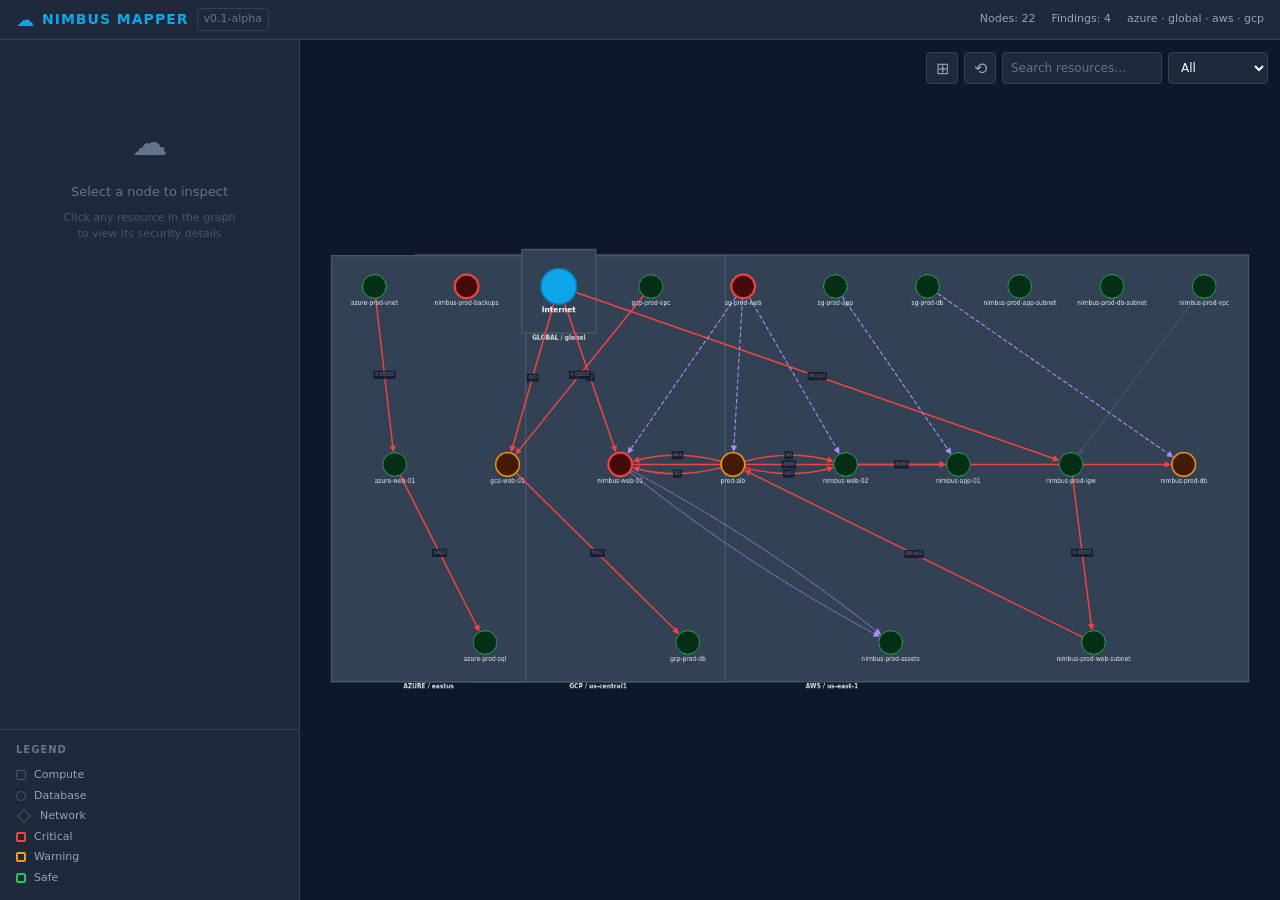
<file: nimbus_map.html>
<!DOCTYPE html>
<html lang="en">
<head>
<meta charset="UTF-8">
<meta name="viewport" content="width=device-width, initial-scale=1.0">
<title>Nimbus Mapper — Cloud Security Graph</title>
<style>*, *::before, *::after {
  margin: 0;
  padding: 0;
  box-sizing: border-box;
}
html, body {
  height: 100%;
  background: #0f172a;
  color: #f8fafc;
  font-family: system-ui, -apple-system, 'Segoe UI', Roboto, sans-serif;
  font-size: 13px;
  line-height: 1.5;
  overflow: hidden;
}
#header {
  display: flex;
  align-items: center;
  justify-content: space-between;
  height: 40px;
  padding: 0 16px;
  background: #1e293b;
  border-bottom: 1px solid #334155;
  flex-shrink: 0;
}
#header-left {
  display: flex;
  align-items: center;
  gap: 8px;
}
.logo {
  font-size: 18px;
  color: #0ea5e9;
}
.logo-text {
  font-weight: 700;
  font-size: 14px;
  color: #0ea5e9;
  letter-spacing: 1px;
}
.version {
  font-size: 11px;
  color: #64748b;
  padding: 2px 6px;
  border: 1px solid #334155;
  border-radius: 4px;
}
#header-right {
  display: flex;
  align-items: center;
  gap: 16px;
}
.stat {
  font-size: 11px;
  color: #94a3b8;
}
#layout {
  display: flex;
  height: calc(100vh - 40px);
}
#sidebar {
  width: 300px;
  min-width: 300px;
  background: #1e293b;
  border-right: 1px solid #334155;
  display: flex;
  flex-direction: column;
  overflow-y: auto;
}
#cy-container {
  flex: 1;
  position: relative;
}
#cy {
  width: 100%;
  height: 100%;
}
#controls {
  position: absolute;
  top: 12px;
  right: 12px;
  display: flex;
  gap: 6px;
  align-items: center;
  z-index: 10;
}
#controls button {
  width: 32px;
  height: 32px;
  background: #1e293b;
  border: 1px solid #334155;
  border-radius: 4px;
  color: #94a3b8;
  font-size: 16px;
  cursor: pointer;
  display: flex;
  align-items: center;
  justify-content: center;
}
#controls button:hover {
  background: #334155;
  color: #f8fafc;
}
#controls input, #controls select {
  height: 32px;
  background: #1e293b;
  border: 1px solid #334155;
  border-radius: 4px;
  color: #f8fafc;
  font-size: 12px;
  padding: 0 8px;
  font-family: inherit;
}
#search-input {
  width: 160px;
}
#controls select {
  width: 100px;
  cursor: pointer;
}
#controls input::placeholder {
  color: #64748b;
}
#controls select option {
  background: #1e293b;
  color: #f8fafc;
}
#detail-panel {
  flex: 1;
  padding: 16px;
}
#detail-empty {
  text-align: center;
  padding: 60px 16px;
  color: #64748b;
}
.detail-icon {
  font-size: 36px;
  display: block;
  margin-bottom: 12px;
}
#detail-empty p {
  font-size: 13px;
  margin: 4px 0;
}
#detail-empty p.muted {
  font-size: 11px;
  color: #475569;
  margin-top: 8px;
}
#detail-content h3 {
  font-size: 15px;
  color: #f8fafc;
  margin-bottom: 8px;
  word-break: break-word;
}
#detail-badge {
  display: inline-block;
  font-size: 10px;
  font-weight: 700;
  padding: 2px 8px;
  border-radius: 4px;
  margin-bottom: 16px;
  text-transform: uppercase;
  letter-spacing: 0.5px;
}
.badge-critical {
  background: #450a0a;
  color: #ef4444;
  border: 1px solid #ef4444;
}
.badge-warning {
  background: #451a03;
  color: #f59e0b;
  border: 1px solid #f59e0b;
}
.badge-safe {
  background: #052e16;
  color: #22c55e;
  border: 1px solid #22c55e;
}
.detail-section {
  margin-top: 16px;
}
.detail-section h4 {
  font-size: 11px;
  font-weight: 600;
  color: #64748b;
  text-transform: uppercase;
  letter-spacing: 1px;
  margin-bottom: 8px;
}
.detail-row {
  display: flex;
  justify-content: space-between;
  padding: 4px 0;
  border-bottom: 1px solid #1e293b;
}
.detail-label {
  color: #64748b;
  font-size: 12px;
}
.detail-value {
  color: #f8fafc;
  font-size: 12px;
  text-align: right;
  max-width: 180px;
  word-break: break-word;
}
.detail-value.mono {
  font-family: ui-monospace, 'JetBrains Mono', 'Fira Code', 'Courier New', monospace;
  font-size: 11px;
}
.finding-item {
  padding: 8px;
  margin-bottom: 6px;
  border-radius: 4px;
  border: 1px solid #334155;
  background: #0f172a;
}
.finding-severity {
  font-size: 10px;
  font-weight: 700;
  display: inline-block;
  padding: 1px 6px;
  border-radius: 3px;
  margin-bottom: 4px;
}
.finding-title {
  font-size: 12px;
  color: #e2e8f0;
  line-height: 1.4;
}
.sev-critical { background: #450a0a; color: #ef4444; border: 1px solid #ef4444; }
.sev-high { background: #451a03; color: #f59e0b; border: 1px solid #f59e0b; }
.sev-medium { background: #0c1929; color: #0ea5e9; border: 1px solid #0ea5e9; }
.sev-low { background: #1e293b; color: #94a3b8; border: 1px solid #475569; }
#legend {
  border-top: 1px solid #334155;
  padding: 12px 16px;
}
#legend h4 {
  font-size: 10px;
  color: #64748b;
  text-transform: uppercase;
  letter-spacing: 1px;
  margin-bottom: 8px;
}
.legend-item {
  font-size: 11px;
  color: #94a3b8;
  padding: 2px 0;
  display: flex;
  align-items: center;
  gap: 8px;
}
.legend-shape {
  display: inline-block;
  width: 10px;
  height: 10px;
  border: 1px solid #475569;
  background: #1e293b;
}
.legend-shape.rect { border-radius: 2px; }
.legend-shape.circle { border-radius: 50%; }
.legend-shape.diamond { transform: rotate(45deg); margin: 3px; }
.legend-dot {
  display: inline-block;
  width: 10px;
  height: 10px;
  border-width: 2px;
  border-style: solid;
  border-radius: 2px;
  background: transparent;
}
#tooltip {
  position: fixed;
  background: #1e293b;
  border: 1px solid #334155;
  border-radius: 4px;
  padding: 8px 12px;
  font-size: 11px;
  color: #e2e8f0;
  pointer-events: none;
  display: none;
  z-index: 1000;
  max-width: 260px;
  line-height: 1.5;
  box-shadow: 0 4px 12px rgba(0,0,0,0.4);
}
#tooltip strong {
  color: #f8fafc;
}
:focus-visible {
  outline: 2px solid #0ea5e9;
  outline-offset: 2px;
}
</style>
</head>
<body>
<div id="header">
  <div id="header-left">
    <span class="logo">☁</span>
    <span class="logo-text">NIMBUS MAPPER</span>
    <span class="version">v0.1-alpha</span>
  </div>
  <div id="header-right">
    <span id="node-count" class="stat"></span>
    <span id="finding-count" class="stat"></span>
    <span id="provider-tags" class="stat"></span>
  </div>
</div>
<div id="layout">
  <div id="sidebar">
    <div id="detail-panel">
      <div id="detail-empty">
        <span class="detail-icon">☁</span>
        <p>Select a node to inspect</p>
        <p class="muted">Click any resource in the graph<br>to view its security details</p>
      </div>
      <div id="detail-content" style="display:none">
        <h3 id="detail-name"></h3>
        <span id="detail-badge"></span>
        <div class="detail-section">
          <div class="detail-row"><span class="detail-label">Provider</span><span id="detail-provider" class="detail-value"></span></div>
          <div class="detail-row"><span class="detail-label">Region</span><span id="detail-region" class="detail-value"></span></div>
          <div class="detail-row"><span class="detail-label">Type</span><span id="detail-type" class="detail-value"></span></div>
          <div class="detail-row"><span class="detail-label">ID</span><span id="detail-id" class="detail-value mono"></span></div>
          <div class="detail-row" id="detail-public-ip-row" style="display:none"><span class="detail-label">Public IP</span><span id="detail-public-ip" class="detail-value mono"></span></div>
        </div>
        <div class="detail-section">
          <h4>Security Findings</h4>
          <div id="detail-findings"></div>
        </div>
      </div>
    </div>
    <div id="legend">
      <h4>Legend</h4>
      <div class="legend-item"><span class="legend-shape rect"></span> Compute</div>
      <div class="legend-item"><span class="legend-shape circle"></span> Database</div>
      <div class="legend-item"><span class="legend-shape diamond"></span> Network</div>
      <div class="legend-item"><span class="legend-dot" style="border-color:#ef4444"></span> Critical</div>
      <div class="legend-item"><span class="legend-dot" style="border-color:#f59e0b"></span> Warning</div>
      <div class="legend-item"><span class="legend-dot" style="border-color:#22c55e"></span> Safe</div>
    </div>
  </div>
  <div id="cy-container">
    <div id="cy"></div>
    <div id="controls">
      <button id="btn-fit" title="Fit graph">⊞</button>
      <button id="btn-reset" title="Reset zoom">⟲</button>
      <input id="search-input" type="text" placeholder="Search resources…" spellcheck="false">
      <select id="severity-filter">
        <option value="all">All</option>
        <option value="critical">Critical</option>
        <option value="warning">Warning</option>
        <option value="safe">Safe</option>
      </select>
    </div>
  </div>
</div>
<script src="./cytoscape.min.js"></script>
<script>const nimbusData = {"elements":{"nodes":[{"data":{"id":"cluster-aws-us-east-1","label":"AWS / us-east-1","provider":"aws","region":"us-east-1","type":"","exposureLevel":"","findingCount":0}},{"data":{"id":"vpc-0a1b2c3d4e5f00001","label":"nimbus-prod-vpc","provider":"aws","region":"us-east-1","type":"aws_vpc","exposureLevel":"Safe","findingCount":0,"parent":"cluster-aws-us-east-1"}},{"data":{"id":"igw-0a1b2c3d4e5f00001","label":"nimbus-prod-igw","provider":"aws","region":"us-east-1","type":"aws_internet_gateway","exposureLevel":"Safe","findingCount":0,"parent":"cluster-aws-us-east-1"}},{"data":{"id":"subnet-0a1b2c3d4e5f00001","label":"nimbus-prod-web-subnet","provider":"aws","region":"us-east-1","type":"aws_subnet","exposureLevel":"Safe","findingCount":0,"parent":"cluster-aws-us-east-1"}},{"data":{"id":"subnet-0a1b2c3d4e5f00002","label":"nimbus-prod-app-subnet","provider":"aws","region":"us-east-1","type":"aws_subnet","exposureLevel":"Safe","findingCount":0,"parent":"cluster-aws-us-east-1"}},{"data":{"id":"subnet-0a1b2c3d4e5f00003","label":"nimbus-prod-db-subnet","provider":"aws","region":"us-east-1","type":"aws_subnet","exposureLevel":"Safe","findingCount":0,"parent":"cluster-aws-us-east-1"}},{"data":{"id":"sg-0a1b2c3d4e5f00001","label":"sg-prod-web","provider":"aws","region":"us-east-1","type":"aws_security_group","exposureLevel":"Critical","findingCount":2,"findings":[{"severity":"CRITICAL","title":"Security Group allows SSH from 0.0.0.0/0"},{"severity":"HIGH","title":"Security Group allows HTTP from 0.0.0.0/0"}],"parent":"cluster-aws-us-east-1"}},{"data":{"id":"sg-0a1b2c3d4e5f00002","label":"sg-prod-app","provider":"aws","region":"us-east-1","type":"aws_security_group","exposureLevel":"Safe","findingCount":0,"parent":"cluster-aws-us-east-1"}},{"data":{"id":"sg-0a1b2c3d4e5f00003","label":"sg-prod-db","provider":"aws","region":"us-east-1","type":"aws_security_group","exposureLevel":"Safe","findingCount":0,"parent":"cluster-aws-us-east-1"}},{"data":{"id":"arn:aws:elasticloadbalancing:us-east-1:123456789012:loadbalancer/app/prod-alb/0a1b2c3d4e5f","label":"prod-alb","provider":"aws","region":"us-east-1","type":"aws_alb","exposureLevel":"Warning","publicIp":"203.0.113.100","findingCount":0,"parent":"cluster-aws-us-east-1"}},{"data":{"id":"i-0a1b2c3d4e5f00001","label":"nimbus-web-01","provider":"aws","region":"us-east-1","type":"aws_ec2_instance","exposureLevel":"Critical","publicIp":"203.0.113.1","findingCount":1,"findings":[{"severity":"CRITICAL","title":"Security Group allows SSH from 0.0.0.0/0"}],"parent":"cluster-aws-us-east-1"}},{"data":{"id":"i-0a1b2c3d4e5f00002","label":"nimbus-web-02","provider":"aws","region":"us-east-1","type":"aws_ec2_instance","exposureLevel":"Safe","findingCount":0,"parent":"cluster-aws-us-east-1"}},{"data":{"id":"i-0a1b2c3d4e5f00003","label":"nimbus-app-01","provider":"aws","region":"us-east-1","type":"aws_ec2_instance","exposureLevel":"Safe","findingCount":0,"parent":"cluster-aws-us-east-1"}},{"data":{"id":"rds-prod-db-01","label":"nimbus-prod-db","provider":"aws","region":"us-east-1","type":"aws_rds_instance","exposureLevel":"Warning","findingCount":1,"findings":[{"severity":"MEDIUM","title":"RDS instance does not have deletion protection enabled"}],"parent":"cluster-aws-us-east-1"}},{"data":{"id":"arn:aws:s3:::nimbus-prod-assets","label":"nimbus-prod-assets","provider":"aws","region":"us-east-1","type":"aws_s3_bucket","exposureLevel":"Safe","findingCount":0,"parent":"cluster-aws-us-east-1"}},{"data":{"id":"arn:aws:s3:::nimbus-prod-backups","label":"nimbus-prod-backups","provider":"aws","region":"us-east-1","type":"aws_s3_bucket","exposureLevel":"Critical","findingCount":1,"findings":[{"severity":"CRITICAL","title":"S3 bucket 'nimbus-prod-backups' has public read access"}],"parent":"cluster-aws-us-east-1"}},{"data":{"id":"cluster-gcp-us-central1","label":"GCP / us-central1","provider":"gcp","region":"us-central1","type":"","exposureLevel":"","findingCount":0}},{"data":{"id":"projects/nimbus-gcp-prod/global/networks/gcp-prod-vpc","label":"gcp-prod-vpc","provider":"gcp","region":"us-central1","type":"gcp_vpc","exposureLevel":"Safe","findingCount":0,"parent":"cluster-gcp-us-central1"}},{"data":{"id":"projects/nimbus-gcp-prod/zones/us-central1-a/instances/gce-web-01","label":"gce-web-01","provider":"gcp","region":"us-central1","type":"gcp_compute_instance","exposureLevel":"Warning","publicIp":"198.51.100.1","findingCount":0,"parent":"cluster-gcp-us-central1"}},{"data":{"id":"projects/nimbus-gcp-prod/instances/gcp-prod-db","label":"gcp-prod-db","provider":"gcp","region":"us-central1","type":"gcp_cloud_sql","exposureLevel":"Safe","findingCount":0,"parent":"cluster-gcp-us-central1"}},{"data":{"id":"cluster-azure-eastus","label":"AZURE / eastus","provider":"azure","region":"eastus","type":"","exposureLevel":"","findingCount":0}},{"data":{"id":"/subscriptions/aaaaaaaa-bbbb-cccc-dddd-eeeeeeeeeeee/resourceGroups/nimbus-prod-rg/providers/Microsoft.Network/virtualNetworks/azure-prod-vnet","label":"azure-prod-vnet","provider":"azure","region":"eastus","type":"azure_vnet","exposureLevel":"Safe","findingCount":0,"parent":"cluster-azure-eastus"}},{"data":{"id":"/subscriptions/aaaaaaaa-bbbb-cccc-dddd-eeeeeeeeeeee/resourceGroups/nimbus-prod-rg/providers/Microsoft.Compute/virtualMachines/azure-web-01","label":"azure-web-01","provider":"azure","region":"eastus","type":"azure_virtual_machine","exposureLevel":"Safe","publicIp":"198.51.100.2","findingCount":0,"parent":"cluster-azure-eastus"}},{"data":{"id":"/subscriptions/aaaaaaaa-bbbb-cccc-dddd-eeeeeeeeeeee/resourceGroups/nimbus-prod-rg/providers/Microsoft.Sql/servers/azure-prod-sql/databases/orders-db","label":"azure-prod-sql","provider":"azure","region":"eastus","type":"azure_sql_database","exposureLevel":"Safe","findingCount":0,"parent":"cluster-azure-eastus"}},{"data":{"id":"cluster-global-","label":"GLOBAL / global","provider":"global","region":"global","type":"","exposureLevel":"","findingCount":0}},{"data":{"id":"internet","label":"Internet","provider":"global","region":"","type":"internet","exposureLevel":"Safe","findingCount":0,"parent":"cluster-global-"}}],"edges":[{"data":{"id":"e-0","source":"vpc-0a1b2c3d4e5f00001","target":"igw-0a1b2c3d4e5f00001","edgeType":"attached_to"}},{"data":{"id":"e-1","source":"internet","target":"igw-0a1b2c3d4e5f00001","edgeType":"network_ingress","label":"80-443"}},{"data":{"id":"e-2","source":"igw-0a1b2c3d4e5f00001","target":"subnet-0a1b2c3d4e5f00001","edgeType":"network_ingress","label":"0-65535"}},{"data":{"id":"e-3","source":"subnet-0a1b2c3d4e5f00001","target":"arn:aws:elasticloadbalancing:us-east-1:123456789012:loadbalancer/app/prod-alb/0a1b2c3d4e5f","edgeType":"network_ingress","label":"80-443"}},{"data":{"id":"e-4","source":"arn:aws:elasticloadbalancing:us-east-1:123456789012:loadbalancer/app/prod-alb/0a1b2c3d4e5f","target":"i-0a1b2c3d4e5f00001","edgeType":"network_ingress","label":"80"}},{"data":{"id":"e-5","source":"arn:aws:elasticloadbalancing:us-east-1:123456789012:loadbalancer/app/prod-alb/0a1b2c3d4e5f","target":"i-0a1b2c3d4e5f00001","edgeType":"network_ingress","label":"443"}},{"data":{"id":"e-6","source":"internet","target":"i-0a1b2c3d4e5f00001","edgeType":"network_ingress","label":"22"}},{"data":{"id":"e-7","source":"arn:aws:elasticloadbalancing:us-east-1:123456789012:loadbalancer/app/prod-alb/0a1b2c3d4e5f","target":"i-0a1b2c3d4e5f00002","edgeType":"network_ingress","label":"80"}},{"data":{"id":"e-8","source":"arn:aws:elasticloadbalancing:us-east-1:123456789012:loadbalancer/app/prod-alb/0a1b2c3d4e5f","target":"i-0a1b2c3d4e5f00002","edgeType":"network_ingress","label":"443"}},{"data":{"id":"e-9","source":"i-0a1b2c3d4e5f00001","target":"i-0a1b2c3d4e5f00003","edgeType":"network_ingress","label":"8080"}},{"data":{"id":"e-10","source":"i-0a1b2c3d4e5f00002","target":"i-0a1b2c3d4e5f00003","edgeType":"network_ingress","label":"8080"}},{"data":{"id":"e-11","source":"i-0a1b2c3d4e5f00003","target":"rds-prod-db-01","edgeType":"network_ingress","label":"3306"}},{"data":{"id":"e-12","source":"sg-0a1b2c3d4e5f00001","target":"i-0a1b2c3d4e5f00001","edgeType":"sg_attached"}},{"data":{"id":"e-13","source":"sg-0a1b2c3d4e5f00001","target":"i-0a1b2c3d4e5f00002","edgeType":"sg_attached"}},{"data":{"id":"e-14","source":"sg-0a1b2c3d4e5f00001","target":"arn:aws:elasticloadbalancing:us-east-1:123456789012:loadbalancer/app/prod-alb/0a1b2c3d4e5f","edgeType":"sg_attached"}},{"data":{"id":"e-15","source":"sg-0a1b2c3d4e5f00002","target":"i-0a1b2c3d4e5f00003","edgeType":"sg_attached"}},{"data":{"id":"e-16","source":"sg-0a1b2c3d4e5f00003","target":"rds-prod-db-01","edgeType":"sg_attached"}},{"data":{"id":"e-17","source":"i-0a1b2c3d4e5f00001","target":"arn:aws:s3:::nimbus-prod-assets","edgeType":"iam_can_read"}},{"data":{"id":"e-18","source":"i-0a1b2c3d4e5f00001","target":"arn:aws:s3:::nimbus-prod-assets","edgeType":"iam_can_write"}},{"data":{"id":"e-19","source":"projects/nimbus-gcp-prod/global/networks/gcp-prod-vpc","target":"projects/nimbus-gcp-prod/zones/us-central1-a/instances/gce-web-01","edgeType":"network_ingress","label":"0-65535"}},{"data":{"id":"e-20","source":"internet","target":"projects/nimbus-gcp-prod/zones/us-central1-a/instances/gce-web-01","edgeType":"network_ingress","label":"443"}},{"data":{"id":"e-21","source":"projects/nimbus-gcp-prod/zones/us-central1-a/instances/gce-web-01","target":"projects/nimbus-gcp-prod/instances/gcp-prod-db","edgeType":"network_ingress","label":"5432"}},{"data":{"id":"e-22","source":"/subscriptions/aaaaaaaa-bbbb-cccc-dddd-eeeeeeeeeeee/resourceGroups/nimbus-prod-rg/providers/Microsoft.Network/virtualNetworks/azure-prod-vnet","target":"/subscriptions/aaaaaaaa-bbbb-cccc-dddd-eeeeeeeeeeee/resourceGroups/nimbus-prod-rg/providers/Microsoft.Compute/virtualMachines/azure-web-01","edgeType":"network_ingress","label":"0-65535"}},{"data":{"id":"e-23","source":"/subscriptions/aaaaaaaa-bbbb-cccc-dddd-eeeeeeeeeeee/resourceGroups/nimbus-prod-rg/providers/Microsoft.Compute/virtualMachines/azure-web-01","target":"/subscriptions/aaaaaaaa-bbbb-cccc-dddd-eeeeeeeeeeee/resourceGroups/nimbus-prod-rg/providers/Microsoft.Sql/servers/azure-prod-sql/databases/orders-db","edgeType":"network_ingress","label":"1433"}}]},"meta":{"version":"v0.1.0-alpha","generatedAt":"2026-06-11T22:24:29Z","totalNodes":22,"totalFindings":4,"providers":["azure","global","aws","gcp"]}};</script>
<script>(function () {
  'use strict';

  var data = nimbusData;

  function pickShape(type) {
    if (!type) return 'ellipse';
    var compute = ['aws_ec2_instance', 'gcp_compute_instance', 'azure_virtual_machine',
      'aws_lambda_function', 'gcp_cloud_run_service'];
    var database = ['aws_rds_instance', 'gcp_cloud_sql', 'azure_sql_database'];
    var network = ['aws_alb', 'aws_internet_gateway', 'aws_vpc', 'aws_subnet',
      'gcp_vpc', 'azure_vnet', 'internet'];
    var storage = ['aws_s3_bucket', 'gcp_storage_bucket', 'azure_storage_account'];
    if (database.indexOf(type) !== -1) return 'ellipse';
    if (network.indexOf(type) !== -1) return 'diamond';
    if (storage.indexOf(type) !== -1) return 'hexagon';
    if (compute.indexOf(type) !== -1) return 'round-rectangle';
    return 'round-rectangle';
  }

  function pickColor(level) {
    if (level === 'Critical') return { bg: '#450a0a', border: '#ef4444' };
    if (level === 'Warning')  return { bg: '#451a03', border: '#f59e0b' };
    return { bg: '#0f172a', border: '#22c55e' };
  }

  var nodeCount = 0;
  var clusterNodes = [];
  var leafNodes = [];

  data.elements.nodes.forEach(function (n) {
    if (n.data.parent) {
      leafNodes.push(n);
    } else {
      clusterNodes.push(n);
    }
    nodeCount++;
  });

  var NODE_STYLES = [
    {
      selector: ':parent',
      style: {
        'background-color': '#1e293b',
        'border-color': '#334155',
        'border-width': 1,
        label: 'data(label)',
        color: '#94a3b8',
        'font-size': '10px',
        'text-valign': 'top',
        'text-halign': 'center',
        'text-margin-y': 4,
        padding: 24,
        'font-weight': 600,
      },
    },
    {
      selector: 'node',
      style: {
        width: 32,
        height: 32,
        label: 'data(label)',
        'font-size': '8px',
        color: '#e2e8f0',
        'text-valign': 'bottom',
        'text-margin-y': 3,
        'background-color': '#334155',
        'border-width': 2,
        'border-color': '#475569',
        'font-family': 'system-ui, sans-serif',
      },
    },
    {
      selector: 'node[exposureLevel = "Critical"]',
      style: {
        'border-color': '#ef4444',
        'border-width': 3,
        'background-color': '#450a0a',
        'shadow-blur': 12,
        'shadow-color': '#ef4444',
        'shadow-opacity': 0.4,
        'shadow-offset-x': 0,
        'shadow-offset-y': 0,
      },
    },
    {
      selector: 'node[exposureLevel = "Warning"]',
      style: {
        'border-color': '#f59e0b',
        'border-width': 2,
        'background-color': '#451a03',
      },
    },
    {
      selector: 'node[exposureLevel = "Safe"]',
      style: {
        'border-color': '#22c55e',
        'border-width': 1,
        'background-color': '#052e16',
      },
    },
    {
      selector: 'node[type = "internet"]',
      style: {
        width: 48,
        height: 48,
        'background-color': '#0ea5e9',
        'border-color': '#0284c7',
        'border-width': 2,
        'font-size': '10px',
        color: '#f8fafc',
        'font-weight': 700,
      },
    },
    {
      selector: 'edge',
      style: {
        width: 1.5,
        'line-color': '#475569',
        'target-arrow-color': '#475569',
        'target-arrow-shape': 'triangle',
        'curve-style': 'bezier',
        label: 'data(label)',
        'font-size': '7px',
        color: '#64748b',
        'text-background-color': '#0f172a',
        'text-background-opacity': 0.8,
        'text-background-padding': 2,
      },
    },
    {
      selector: 'edge[edgeType = "network_ingress"]',
      style: {
        'line-color': '#ef4444',
        'target-arrow-color': '#ef4444',
        width: 2,
      },
    },
    {
      selector: 'edge[edgeType = "sg_attached"]',
      style: {
        'line-color': '#a78bfa',
        'target-arrow-color': '#a78bfa',
        width: 1.5,
        'line-style': 'dashed',
      },
    },
    {
      selector: 'edge[edgeType ^= "iam_"]',
      style: {
        'line-color': '#a78bfa',
        'target-arrow-color': '#a78bfa',
        'line-style': 'dotted',
        width: 1.5,
      },
    },
  ];

  function pickLayout(count) {
    if (count > 200) {
      return {
        name: 'concentric',
        animate: false,
        concentric: function (n) {
          if (n.data('exposureLevel') === 'Critical') return 3;
          if (n.data('exposureLevel') === 'Warning') return 2;
          return 1;
        },
        levelWidth: function () { return 2; },
        padding: 40,
      };
    }
    if (count > 50) {
      return { name: 'cose', animate: false, randomize: false, componentSpacing: 60, nodeRepulsion: 8000 };
    }
    return {
      name: 'breadthfirst',
      animate: true,
      animationDuration: 400,
      spacingFactor: 1.4,
      padding: 30,
      directed: true,
    };
  }

  var cy = cytoscape({
    container: document.getElementById('cy'),
    elements: data.elements,
    style: NODE_STYLES,
    layout: pickLayout(data.meta.totalNodes),
    minZoom: 0.05,
    maxZoom: 4,
    wheelSensitivity: 0.3,
  });

  // ── Tooltip ──────────────────────────────────────────────────────────

  var tooltip = document.getElementById('tooltip');
  if (!tooltip) {
    tooltip = document.createElement('div');
    tooltip.id = 'tooltip';
    document.body.appendChild(tooltip);
  }

  cy.on('mouseover', 'node:childless', function (evt) {
    var n = evt.target;
    var d = n.data();
    var html = '<strong>' + escapeHtml(d.label || d.id) + '</strong><br>';
    html += 'Type: ' + (d.type || 'unknown') + '<br>';
    html += 'Provider: ' + (d.provider || '-') + ' / ' + (d.region || '-') + '<br>';
    html += 'Exposure: ' + (d.exposureLevel || 'Safe') + '<br>';
    if (d.publicIp) html += 'Public IP: ' + escapeHtml(d.publicIp) + '<br>';
    html += 'Findings: ' + (d.findingCount || 0);
    tooltip.innerHTML = html;
    tooltip.style.display = 'block';
  });

  cy.on('mousemove', 'node:childless', function (evt) {
    var pos = evt.renderedPosition || evt.position;
    tooltip.style.left = (pos.x + 16) + 'px';
    tooltip.style.top = (pos.y + 16) + 'px';
  });

  cy.on('mouseout', 'node', function () {
    tooltip.style.display = 'none';
  });

  // ── Click to select ──────────────────────────────────────────────────

  cy.on('tap', 'node:childless', function (evt) {
    var n = evt.target;
    var d = n.data();
    showDetail(d);
    cy.$(':selected').unselect();
    n.select();
  });

  cy.on('tap', function (evt) {
    if (evt.target === cy) {
      cy.$(':selected').unselect();
      hideDetail();
    }
  });

  // ── Detail Panel ─────────────────────────────────────────────────────

  function showDetail(d) {
    var emptyEl = document.getElementById('detail-empty');
    var contentEl = document.getElementById('detail-content');
    if (emptyEl) emptyEl.style.display = 'none';
    if (contentEl) contentEl.style.display = 'block';

    setText('detail-name', d.label || d.id || 'Unknown');
    setText('detail-provider', d.provider || '-');
    setText('detail-region', d.region || '-');
    setText('detail-type', d.type || '-');
    setText('detail-id', d.id || '-');

    var badge = document.getElementById('detail-badge');
    if (badge) {
      var level = d.exposureLevel || 'Safe';
      badge.textContent = level;
      badge.className = '';
      if (level === 'Critical') badge.classList.add('badge-critical');
      else if (level === 'Warning') badge.classList.add('badge-warning');
      else badge.classList.add('badge-safe');
    }

    var pubIpRow = document.getElementById('detail-public-ip-row');
    if (pubIpRow) {
      if (d.publicIp) {
        setText('detail-public-ip', d.publicIp);
        pubIpRow.style.display = 'flex';
      } else {
        pubIpRow.style.display = 'none';
      }
    }

    var findingsEl = document.getElementById('detail-findings');
    if (findingsEl) {
      findingsEl.innerHTML = '';
      if (d.findings && d.findings.length > 0) {
        d.findings.sort(function (a, b) {
          var order = { CRITICAL: 0, HIGH: 1, MEDIUM: 2, LOW: 3, INFO: 4 };
          return (order[a.severity] || 99) - (order[b.severity] || 99);
        });
        d.findings.forEach(function (f) {
          var item = document.createElement('div');
          item.className = 'finding-item';
          var sev = document.createElement('span');
          sev.className = 'finding-severity sev-' + f.severity.toLowerCase();
          sev.textContent = f.severity;
          item.appendChild(sev);
          var title = document.createElement('div');
          title.className = 'finding-title';
          title.textContent = f.title;
          item.appendChild(title);
          findingsEl.appendChild(item);
        });
      } else {
        findingsEl.innerHTML = '<div class="finding-item" style="color:#64748b">No security findings</div>';
      }
    }
  }

  function hideDetail() {
    var emptyEl = document.getElementById('detail-empty');
    var contentEl = document.getElementById('detail-content');
    if (emptyEl) emptyEl.style.display = 'block';
    if (contentEl) contentEl.style.display = 'none';
  }

  function setText(id, val) {
    var el = document.getElementById(id);
    if (el) el.textContent = val;
  }

  function escapeHtml(str) {
    if (!str) return '';
    return String(str).replace(/&/g, '&amp;').replace(/</g, '&lt;').replace(/>/g, '&gt;').replace(/"/g, '&quot;');
  }

  // ── Search ───────────────────────────────────────────────────────────

  var searchInput = document.getElementById('search-input');
  if (searchInput) {
    searchInput.addEventListener('input', function () {
      var q = this.value.toLowerCase().trim();
      cy.nodes(':childless').forEach(function (n) {
        var d = n.data();
        var match = !q ||
          (d.label && d.label.toLowerCase().indexOf(q) !== -1) ||
          (d.type && d.type.toLowerCase().indexOf(q) !== -1) ||
          (d.id && d.id.toLowerCase().indexOf(q) !== -1) ||
          (d.provider && d.provider.toLowerCase().indexOf(q) !== -1);
        n.style('display', match ? 'element' : 'none');
      });
    });
  }

  // ── Severity Filter ──────────────────────────────────────────────────

  var sevFilter = document.getElementById('severity-filter');
  if (sevFilter) {
    sevFilter.addEventListener('change', function () {
      var val = this.value;
      cy.nodes(':childless').forEach(function (n) {
        var level = n.data('exposureLevel') || 'Safe';
        var show = true;
        if (val === 'critical') show = level === 'Critical';
        else if (val === 'warning') show = level === 'Critical' || level === 'Warning';
        else if (val === 'safe') show = level === 'Safe';
        n.style('display', show ? 'element' : 'none');
      });
    });
  }

  // ── Zoom Controls ────────────────────────────────────────────────────

  var fitBtn = document.getElementById('btn-fit');
  if (fitBtn) fitBtn.addEventListener('click', function () { cy.fit(); });

  var resetBtn = document.getElementById('btn-reset');
  if (resetBtn) resetBtn.addEventListener('click', function () {
    cy.zoom(1);
    cy.center();
  });

  // ── Keyboard Navigation ──────────────────────────────────────────────

  document.addEventListener('keydown', function (e) {
    if (e.key === 'Escape') {
      cy.$(':selected').unselect();
      hideDetail();
    }
    if (e.key === 'f' && (e.ctrlKey || e.metaKey)) {
      e.preventDefault();
      if (searchInput) searchInput.focus();
    }
  });

  // ── Stats Header ─────────────────────────────────────────────────────

  function updateStats() {
    var nodeCountEl = document.getElementById('node-count');
    if (nodeCountEl) nodeCountEl.textContent = 'Nodes: ' + (data.meta.totalNodes || 0);

    var findingCountEl = document.getElementById('finding-count');
    if (findingCountEl) findingCountEl.textContent = 'Findings: ' + (data.meta.totalFindings || 0);

    var provEl = document.getElementById('provider-tags');
    if (provEl && data.meta.providers) {
      provEl.textContent = data.meta.providers.join(' · ');
    }
  }
  updateStats();

  // ── Handle resize ────────────────────────────────────────────────────

  window.addEventListener('resize', function () {
    cy.resize();
  });

})();
</script>
</body>
</html>
</file>
